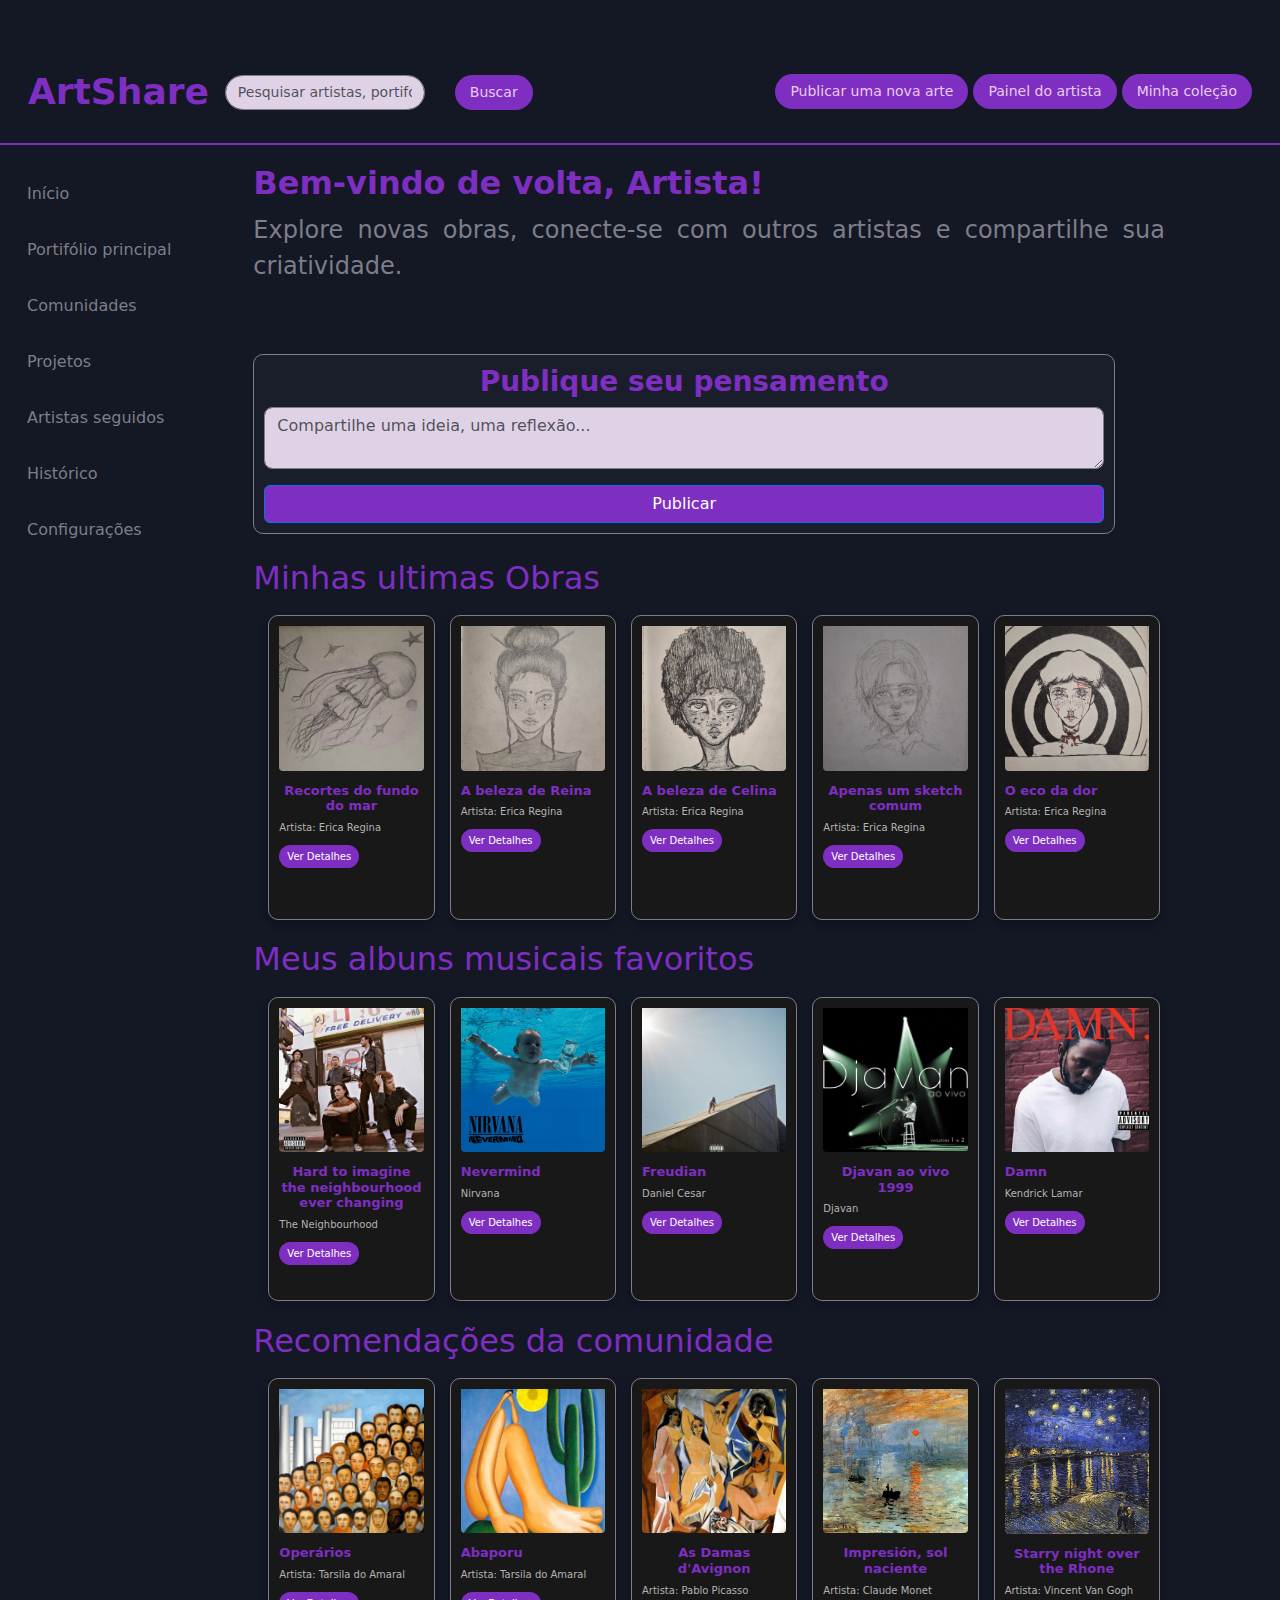
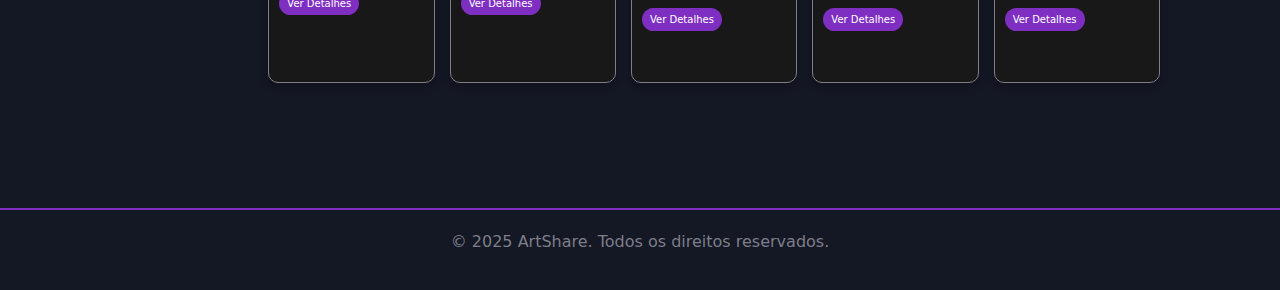
<file: public/index.html>
<!DOCTYPE html>
<html lang="pt-BR">
<head>
    <meta charset="UTF-8">
    <meta name="viewport" content="width=device-width, initial-scale=1.0">
    <link rel="stylesheet" href="styles.css">
    <link rel="detalhes" href="detalhes.html">
    <link href="https://cdn.jsdelivr.net/npm/bootstrap@5.3.3/dist/css/bootstrap.min.css" rel="stylesheet" integrity="sha384-QWTKZyjpPEjISv5WaRU9OFeRpok6YctnYmDr5pNlyT2bRjXh0JMhjY6hW+ALEwIH" crossorigin="anonymous">
    <title>Meu Portifolio</title>
</head>
<body>

    <header class="navbar navbar-expand-lg fixed-top">
        <div class="container-fluid">
            <a class="navbar-brand logo" href="#">
                <h1>ArtShare</h1>
            </a>
            <div class="d-flex align-items-center me-auto search-bar">
                <input type="text" class="form-control" placeholder="Pesquisar artistas, portifólios, obras...">
                <button class="btn btn-primary">Buscar</button>
            </div>
            <div class="header-actions">
                <button class="btn btn-primary">Publicar uma nova arte</button>
                <button class="btn btn-primary">Painel do artista</button>
                <button class="btn btn-primary">Minha coleção</button>
            </div>
        </div>
    </header>

    <div class="container-fluid mt-5 pt-3">
        <div class="row">
            
            <nav class="col-md-3 col-lg-2 sidebar">
                <ul class="nav flex-column gap-3">
                    <li class="nav-item">
                        <a class="nav-link" href="#">Início</a>
                    </li>
                    <li class="nav-item">
                        <a class="nav-link" href="#">Portifólio principal</a>
                    </li>
                    <li class="nav-item">
                        <a class="nav-link" href="#">Comunidades</a>
                    </li>
                    <li class="nav-item">
                        <a class="nav-link" href="#">Projetos</a>
                    </li>
                    <li class="nav-item">
                        <a class="nav-link" href="#">Artistas seguidos</a>
                    </li>
                    <li class="nav-item">
                        <a class="nav-link" href="#">Histórico</a>
                    </li>
                    <li class="nav-item">
                        <a class="nav-link" href="#">Configurações</a>
                    </li>
                </ul>
            </nav>
            <main class="col-md-9 col-lg-10">
                <section class="section">
                    <div class="welcome-message">
                        <h2>Bem-vindo de volta, Artista!</h2>
                        <p>Explore novas obras, conecte-se com outros artistas e compartilhe sua criatividade.</p>
                    </div>
                    <div class="publish-section">
                        <h3>Publique seu pensamento</h3>
                        <form id="publish-form">
                            <div class="mb-3">
                                <textarea id="publish-text" class="form-control" placeholder="Compartilhe uma ideia, uma reflexão..."></textarea>
                            </div>
                            <button type="submit" class="btn btn-primary">Publicar</button>
                        </form>
                    </div>
                </section>
                <section class="section" id="home-cards-container">
                    <h2>Minhas ultimas Obras</h2>
                <div class="cards-grid">
                    <div class="card-pequeno">
                        <img src="images/recortes_do_fundo_do_mar.jpg" class="card-img-top" alt="Recortes do fundo do mar">
                        <div class="item-info">
                            <h3 class="card-title">Recortes do fundo do mar</h3>
                            <p class="card-artista">Artista: Erica Regina</p>
                            <a href="detalhes.html?id=1" class="btn-detalhes">Ver Detalhes</a>
                        </div>
                    </div>
                    <div class="card-pequeno">
                        <img src="images/reina.jpg" class="card-img-top" alt="A beleza de Reina">
                        <div class="item-info">
                            <h3 class="card-title">A beleza de Reina</h3>
                            <p class="card-artista">Artista: Erica Regina</p>
                            <a href="detalhes.html?id=2" class="btn-detalhes">Ver Detalhes</a>
                        </div>
                    </div>
                    <div class="card-pequeno">
                        <img src="images/Celina.jpg" class="card-img-top" alt="A beleza de Celina">
                        <div class="item-info">
                            <h3 class="card-title">A beleza de Celina</h3>
                            <p class="card-artista">Artista: Erica Regina</p>
                            <a href="detalhes.html?id=3" class="btn-detalhes">Ver Detalhes</a>
                        </div>
                    </div>
                    <div class="card-pequeno">
                        <img src="images/apenas_um_sketch_comum.jpg" class="card-img-top" alt="Apenas um sketch comum">
                        <div class="item-info">
                            <h3 class="card-title">Apenas um sketch comum</h3>
                            <p class="card-artista">Artista: Erica Regina</p>
                            <a href="detalhes.html?id=4" class="btn-detalhes">Ver Detalhes</a>
                        </div>
                    </div>
                    <div class="card-pequeno">
                        <img src="images/eco_da_dor.jpg" class="card-img-top" alt="O eco da dor">
                        <div class="item-info">
                            <h3 class="card-title">O eco da dor</h3>
                            <p class="card-artista">Artista: Erica Regina</p>
                            <a href="detalhes.html?id=5" class="btn-detalhes">Ver Detalhes</a>
                        </div>
                    </div>
                </div>
                </section>
                <section class="section" id="home-cards-container">
                    <h2>Meus albuns musicais favoritos</h2>
                    <div class="cards-grid">
                        <div class="card-pequeno">
                            <img src="images/hard_to_imagine_the_neighbourhood_ever_changing.jpg" class="card-img-top" alt="HTITNBHDEC">
                            <div class="item-info">
                                <h3 class="card-title">Hard to imagine the neighbourhood ever changing</h3>
                                <p class="card-artista">The Neighbourhood</p>
                                <a href="detalhes.html?id=6" class="btn-detalhes">Ver Detalhes</a>
                            </div>
                        </div>
                    <div class="card-pequeno">
                        <img src="images/nevermind - Nirvana.jpg" class="card-img-top" alt="Nevermind">
                        <div class="item-info">
                            <h3 class="card-title">Nevermind</h3>
                            <p class="card-artista">Nirvana</p>
                            <a href="detalhes.html?id=7" class="btn-detalhes">Ver Detalhes</a>
                        </div>
                    </div>
                    <div class="card-pequeno">
                        <img src="images/freudian.jpg" class="card-img-top" alt="Freudian">
                        <div class="item-info">
                            <h3 class="card-title">Freudian</h3>
                            <p class="card-artista">Daniel Cesar</p>
                            <a href="detalhes.html?id=8" class="btn-detalhes">Ver Detalhes</a>
                        </div>
                    </div>
                    <div class="card-pequeno">
                        <img src="images/djavan_ao_vivo_1999.jpg" class="card-img-top" alt="Djavan ao vivo 1999">
                        <div class="item-info">
                            <h3 class="card-title">Djavan ao vivo 1999</h3>
                            <p class="card-artista">Djavan</p>
                            <a href="detalhes.html?id=9" class="btn-detalhes">Ver Detalhes</a>
                        </div>
                    </div>
                    <div class="card-pequeno">
                        <img src="images/damn_KendrickLamar.jpg" class="card-img-top" alt="Damn">
                        <div class="item-info">
                            <h3 class="card-title">Damn</h3>
                            <p class="card-artista">Kendrick Lamar</p>
                            <a href="detalhes.html?id=10" class="btn-detalhes">Ver Detalhes</a>
                        </div>
                    </div>
                </div>
            </section>
            <section class="section" id="home-cards-container">
                <h2>Recomendações da comunidade</h2>
                <div class="cards-grid">
                    <div class="card-pequeno">
                        <img src="images/_operários_tarsila_do_amaral.jpg" class="card-img-top" alt="Operários - Tarsila do Amaral">
                        <div class="item-info">
                            <h3 class="card-title">Operários</h3>
                            <p class="card-artista">Artista: Tarsila do Amaral</p>
                            <a href="detalhes.html?id=11" class="btn-detalhes">Ver Detalhes</a>
                        </div>
                    </div>
                    <div class="card-pequeno">
                        <img src="images/abaporu_tarsila_do_amaral.jpg" class="card-img-top" alt="Abaporu - Tarsila do Amaral">
                        <div class="item-info">
                            <h3 class="card-title">Abaporu</h3>
                            <p class="card-artista">Artista: Tarsila do Amaral</p>
                            <a href="detalhes.html?id=12" class="btn-detalhes">Ver Detalhes</a>
                        </div>
                    </div>
                    <div class="card-pequeno">
                        <img src="images/as_damas_davignon_de_pablo_picasso.jpg" class="card-img-top" alt="As Damas d'Avignon - Pablo Picasso">
                        <div class="item-info">
                            <h3 class="card-title">As Damas d'Avignon</h3>
                            <p class="card-artista">Artista: Pablo Picasso</p>
                            <a href="detalhes.html?id=13" class="btn-detalhes">Ver Detalhes</a>
                        </div>
                    </div>
                    <div class="card-pequeno">
                        <img src="images/Impresión_sol_naciente - Monet.jpg" class="card-img-top" alt="Impresión, sol naciente - Claude Monet">
                        <div class="item-info">
                            <h3 class="card-title">Impresión, sol naciente</h3>
                            <p class="card-artista">Artista: Claude Monet</p>
                            <a href="detalhes.html?id=14" class="btn-detalhes">Ver Detalhes</a>
                        </div>
                    </div>
                    <div class="card-pequeno">
                        <img src="images/Starry_night_over_the_Rhone.jpg" class="card-img-top" alt="Starry night over the Rhone - Vincent van Gogh">
                        <div class="item-info">
                            <h3 class="card-title">Starry night over the Rhone</h3>
                            <p class="card-artista">Artista: Vincent Van Gogh</p>
                            <a href="detalhes.html?id=15" class="btn-detalhes">Ver Detalhes</a>
                        </div>
                    </div>
                </div>
        </section>
            </main>
        </div>
    </div>
    <script src="https://cdn.jsdelivr.net/npm/bootstrap@5.3.3/dist/js/bootstrap.bundle.min.js" integrity="sha384-YvpcrYf0tY3lHB60NNkmXc5s9fDVZLESaAA55NDzOxhy9GkcIdslK1eN7N6jIeHz" crossorigin="anonymous"></script>
    <footer class="footer">
        <p>&copy; 2025 ArtShare. Todos os direitos reservados.</p>
    </footer>
    <script src="app.js"></script>
</body>
</html>
</file>
<file: public/styles.css>
:root {
  --artshare-blue: #141724;
  --artshare-gray: #7d7e89;
  --artshare-purple: #7f2ec2;
  --artshare-light: #e9cbf1;
  --artshare-white: #dfd1e6;
}
body {
  font-family: Arial, sans-serif;
  background-color: var(--artshare-blue) !important;
  color: var(--artshare-light) !important;
  margin: 0;
}

.navbar {
  background-color: var(--artshare-blue) !important;
  border-bottom: 2px solid var(--artshare-purple) !important;
  min-height: 50px !important;
  padding: 0.3rem 1rem !important;
  


}

.logo h1 {
  color: var(--artshare-purple) !important;
  margin: 0;
  font-weight: bold;
  font-size: 1.8em !important;
  margin-bottom: 20px !important
}

.search-bar .form-control {
  border: 1px solid var(--artshare-gray) !important;
  background-color: var(--artshare-white) !important;
  color: var(--artshare-light) !important;
  border-radius: 25px;
  padding-left: 15px !important;
  position:relative !important;
  margin-top: 2px !important;
  margin-bottom: 20px !important;
  padding: 6px 12px !important;
  height: 35px !important;
  font-size: 14px !important;
  
}

.search-bar .btn {
  background-color: var(--artshare-purple) !important;
  border: none !important;
  color: var(--artshare-light) !important;
  border-radius: 25px;
  margin-left: 30px;
  margin-bottom: 20px !important;
  margin-top: 2px !important;
  padding: 6px 15px !important;
  height: 35px !important;
  font-size: 14px !important;
}

.header-actions .btn {
  background-color: var(--artshare-purple) !important;
  border: none !important;
  color: var(--artshare-light) !important;
  border-radius: 25px;
  margin-bottom: 20px !important;
  padding: 6px 15px !important;
  height: 35px !important;
  font-size: 14px !important;
}

.sidebar {
  background-color: var(--artshare-blue) !important;
  border-right: 2px solid var(--artshare-purple) !important;
  margin-bottom: 50px !important;
  font-size: 25px !important;
  border: none !important;
  overflow: none !important;
  margin-top: 100px !important;
  font-size: 16px !important;
  padding-top: 10px !important;
}

.sidebar .nav-link {
  color: var(--artshare-gray) !important;
  font-size: 1.0em !important;
  padding: 8px 15px !important;
}

.sidebar .nav-link:hover {
  color: var(--artshare-purple) !important;
}
.sidebar .nav-link.active {
  color: var(--artshare-purple) !important;
  font-weight: bold;
}
.container-fluid {
  padding-top: 60px !important;
}

main.col-md-9 {
  padding: 20px;
  margin-top: 60px !important;
  padding: 15px !important;
  margin-bottom: 50px !important;

}

.welcome-message {
  text-align: justify!important;
  font-size: smaller !important;
  margin: 0px 00px !important;
  margin-bottom: 70px !important;
}

.welcome-message h2 {
  color: var(--artshare-purple);
  font-weight: bold;
  margin-top: 10px !important;
  margin-bottom: 10px !important;
}

.welcome-message p {
  color: var(--artshare-gray);
  font-size: 1.2em;
  margin-top: 10px !important;
  margin-bottom: 10px !important;
}

.publish-section {
  background-color: #1a1e2b !important;
  border: 1px solid var(--artshare-gray) !important;
  border-radius: 10px;
  padding: 10px;
  margin-top: 0px !important;
  margin-bottom: 0px !important;
  margin-left: 0px !important;
  margin-right: 50px !important;

}

.publish-section h3 {
  color: var(--artshare-purple);
  text-align: center;
  font-weight: bold;
}

.publish-section textarea {
  background-color: #dfd1e6 !important;
  border: 1px solid var(--artshare-gray) !important;
  color: var(--artshare-light) !important;
  border-radius: 8px;
  width:100%;
}

.publish-section .btn {
  width:100%;
  background-color: #7f2ec2;
}
.section {
    color: #7f2ec2 !important;
    text-align: justify !important;
    font-size: 1.5em !important;
    margin:25px 25px !important;
    margin-right:100px !important;
    padding:20 0px !important;


}
.grid-container{
    padding: 0px !important;
    margin-top: 10px !important;
    margin-bottom: 15px !important;
}

.card-pequeno {
  background-color: #181818 !important;
  border: 1px solid var(--artshare-gray) !important;
  border-radius: 10px;
  overflow: hidden;
  box-shadow: 0 4px 8px rgba(0, 0, 0, 0.2);
  transition: transform 0.2s;
  height: 105%;
  min-height: 290px !important;
  width: 100% !important;
  display: block !important;
  justify-content: center !important;
  padding: 10px;
  margin-top: 0px !important;
  margin-bottom: 0px !important;
  margin-left: 5px !important;
  margin-right: 50px !important
}

.item-card:hover {
  transform: scale(1.03);
}

.footer {
  background-color: var(--artshare-blue) !important;
  border-top: 2px solid var(--artshare-purple) !important;
  text-align: center;
  padding: 20px 0;
  color: var(--artshare-gray);
  margin-top: 40px;
}
.btn-detalhes {
    display: block;
    text-align: center;
    font-size: 0.75rem; 
    padding: 0.25rem 0.5rem; 
    border-radius: 9999px; 
    transition: all 0.3s ease;
    color:#7f2ec2
  
}

.btn-detalhes:hover {
    background: #7f2ec2;
    transform: scale(1.05);
    color: #dfd1e6;
}
.cards-grid {
    display: grid;
    grid-template-columns: repeat(auto-fill, minmax(160px, 1fr));
    gap: 15px;
    padding: 10px;
}

.card-img-top {
    width: 100%;
    aspect-ratio: 1;
    object-fit: cover;
    border-radius: 4px;
    margin-bottom: 12px;
}

.item-info {
    padding: 0;
}

.card-title {
    color: white;
    font-size: 14px;
    font-weight: 700;
    text-align: center;
    line-height: 1.2;
    overflow: hidden;
    text-overflow: ellipsis;
    display: -webkit-box;
    font-size: 13px !important;
    margin-bottom: 6px !important;
}
.card-text {
    color: #a7a7a7;
    font-size: 11px;
    line-height: 1.3;
    overflow: hidden;
    text-overflow: ellipsis;
    display: -webkit-box;
    margin-bottom: 5px;
}
.card-artista {
    color: #b3b3b3;
    font-size: 10px;
    margin-top: 5px;
    margin-bottom: 10px;
}
.btn-detalhes {
    display: block;
    background:#7f2ec2;
    color: white;
    text-align: center;
    font-size: 10px;
    padding: 4px 8px;
    border-radius: 12px;
    text-decoration: none;
    transition: all 0.2s ease;
    width: fit-content;
}
.btn-detalhes:hover {
    background: #9c4ff6;
    transform: scale(1.05);
    color: white;
}

.container-detalhes {
    max-width: 1200px;
    margin: 0 auto;
    padding: 40px 20px;
}

.detalhes-obra {
    display: flex;
    gap: 50px;
    align-items: flex-start;
    background: #181818;
    padding: 30px;
    border-radius: 12px;
    box-shadow: 0 8px 32px rgba(0, 0, 0, 0.3);
}

.imagem-detalhes {
    width: 450px;
    height: 450px;
    object-fit: cover;
    border-radius: 8px;
    border: 2px solid #333;
}

.info-detalhes {
    flex: 1;
    color: white;
}

.info-detalhes h1 {
    font-size: 2.5rem;
    margin-bottom: 15px;
    color: #ffffff;
    font-weight: 700;
}

.artista {
    font-size: 1.4rem;
    color:  #9c4ff6;
    margin-bottom: 25px;
    font-weight: 600;
}

.descricao {
    font-size: 1.2rem;
    color: #b3b3b3;
    margin-bottom: 20px;
    line-height: 1.5;
    font-style: italic;
}

.detalhes-completos {
    font-size: 1.1rem;
    line-height: 1.7;
    color: #a7a7a7;
    margin-bottom: 35px;
}

.btn-voltar {
    display: inline-block;
    padding: 14px 28px;
    background:  #9c4ff6;
    color: white;
    text-decoration: none;
    border-radius: 8px;
    transition: all 0.3s ease;
    font-size: 1.1rem;
    font-weight: 600;
    border: none;
    cursor: pointer;
}

.btn-voltar:hover {
    background: #a31ed7;
    transform: translateY(-2px);
    box-shadow: 0 4px 12px rgba(29, 185, 84, 0.3);
}

@media (max-width: 768px) {
    .navbar {
        padding: 0.2rem 0.5rem !important;
    }
    
    .logo h1 {
        font-size: 1.5em !important;
        margin-bottom: 15px !important;
    }
    
    .sidebar {
        margin-top: 80px !important;
        font-size: 14px !important;
        margin-bottom: 0px !important;
        padding-top: 10px!important;
        padding-bottom: 0px !important;
    }
    
    main.col-md-9 {
        margin-top: 40px !important;
        padding: 10px !important;
    }
    
    .welcome-message {
        margin-top: 20px !important;
        margin-top: 0px !important;
        padding: 0 5px !important;
    }
    
    .welcome-message h2 {
        font-size: 1.5em !important;
    }
    .card-pequeno {
        min-height: 200px !important;
        margin-left: 0px !important;
        margin-right: 0px !important;
        width: 100% !important;

    }
}
</file>
